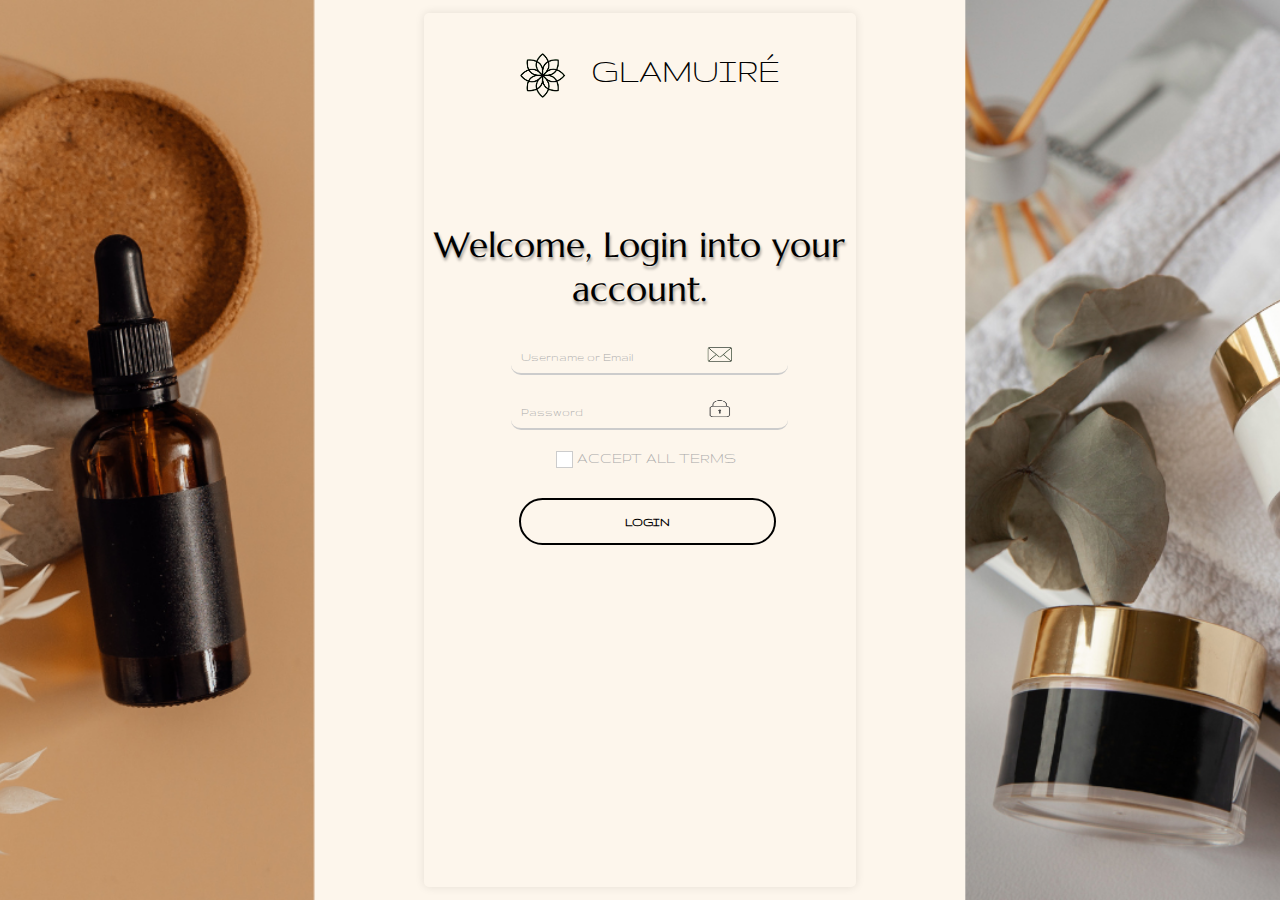
<file: GLAMUIRE/index.html>
<!DOCTYPE html>
<html>
<head>
    <title>Glamuiré - Glamour Skincare Shop</title>
    <link rel="stylesheet" href="login.css">
</head>
<body>
  <!----------- LOGIN SECTION ----------->
    <div class="login-container">
		<p class="Web"><img src="Designs/Logo.png">GLAMUIRÉ</p>
        <h2>Welcome, Login into your account.</h2>
        <form method="post"> 
            <div class="form-group">
			<img src="Designs/Email.png">
                <input type="text" id="username" name="username" placeholder="Username or Email" required>
            </div>
            <div class="form-group">
			<img src="Designs/Lock.png">
                <input type="password" id="password" name="password" placeholder="Password" required>
            </div>
			 <div class="form-group checkbox-holder">
                <input type="checkbox" id="acceptTerms" name="acceptTerms" required>
                <label for="acceptTerms" class="checkbox-label"> ACCEPT ALL TERMS</label>
            </div>
            <button id="btn_login" type="button" onclick="LogIn()">Login</button> 
        </form>
    </div>
	<!----------- END OF LOGIN SECTION ----------->
	 <script src="FUNC.js"></script>
</body>
</html>
</file>
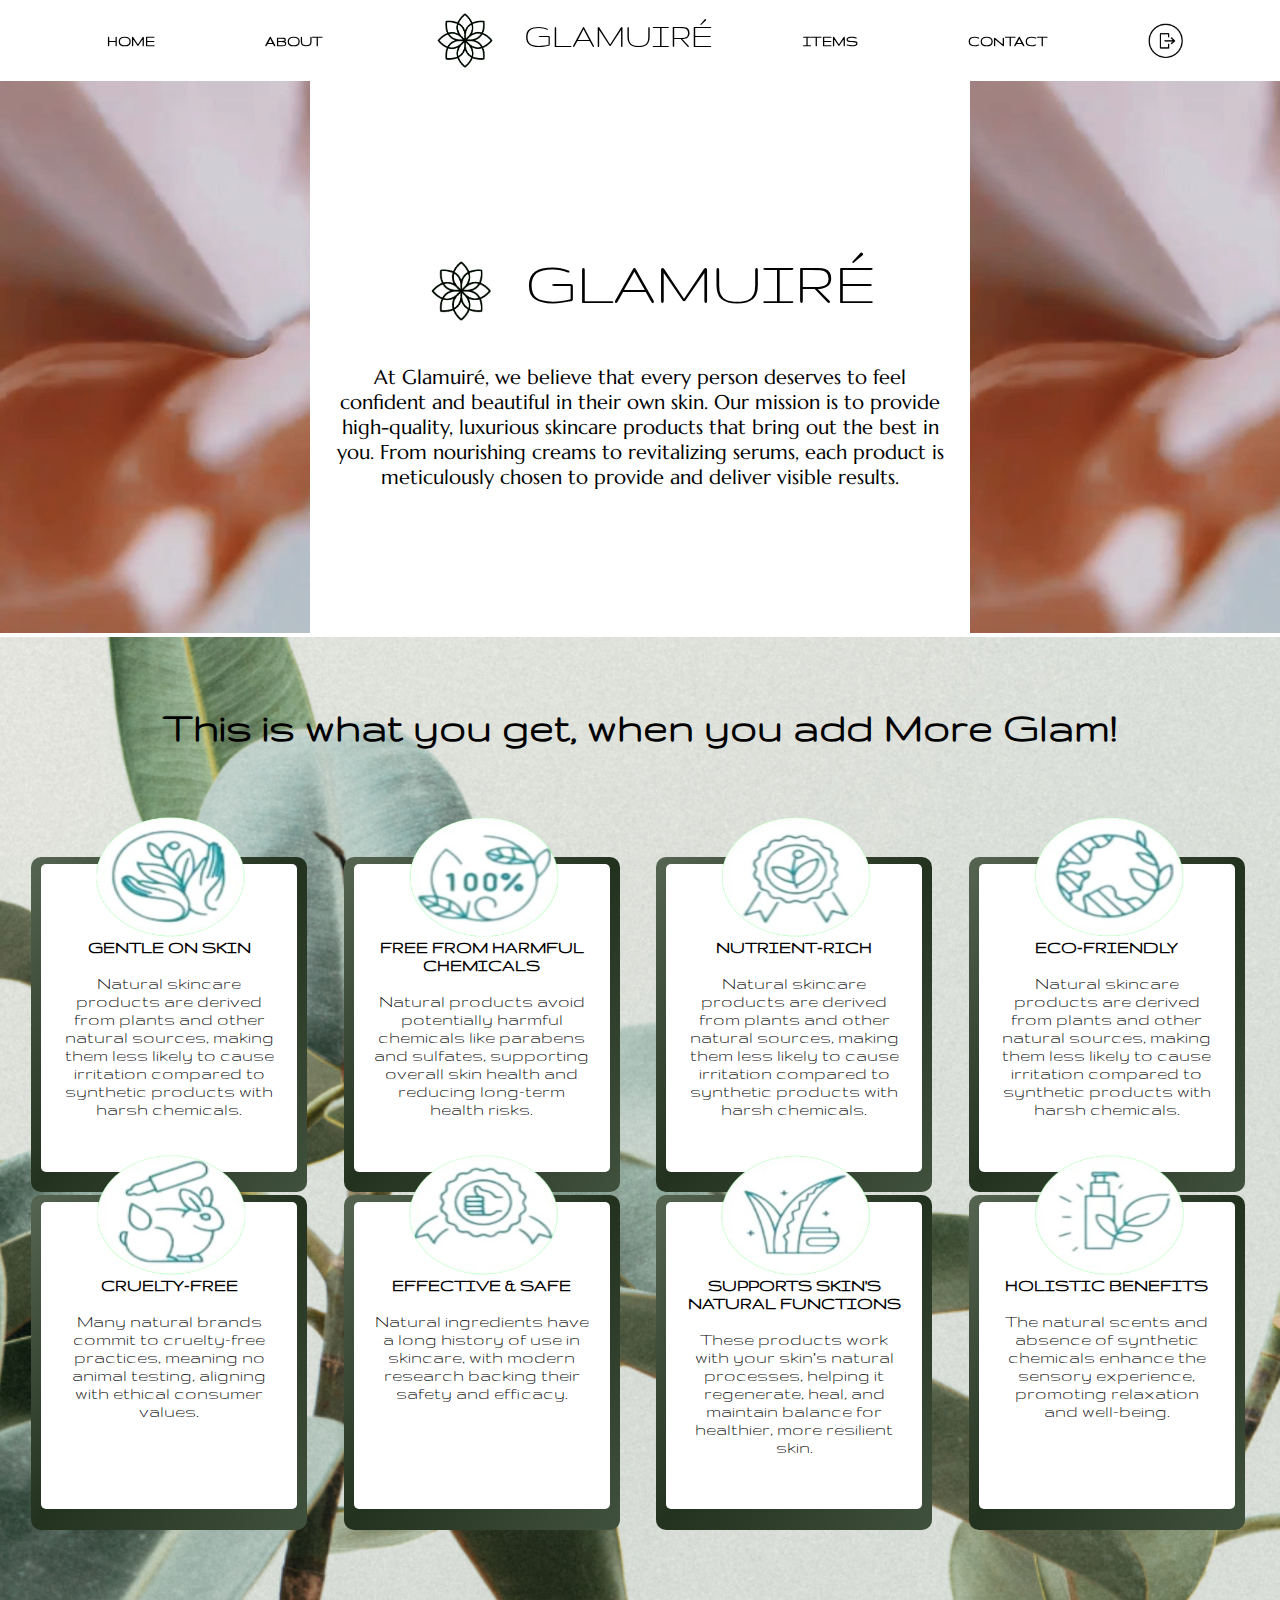
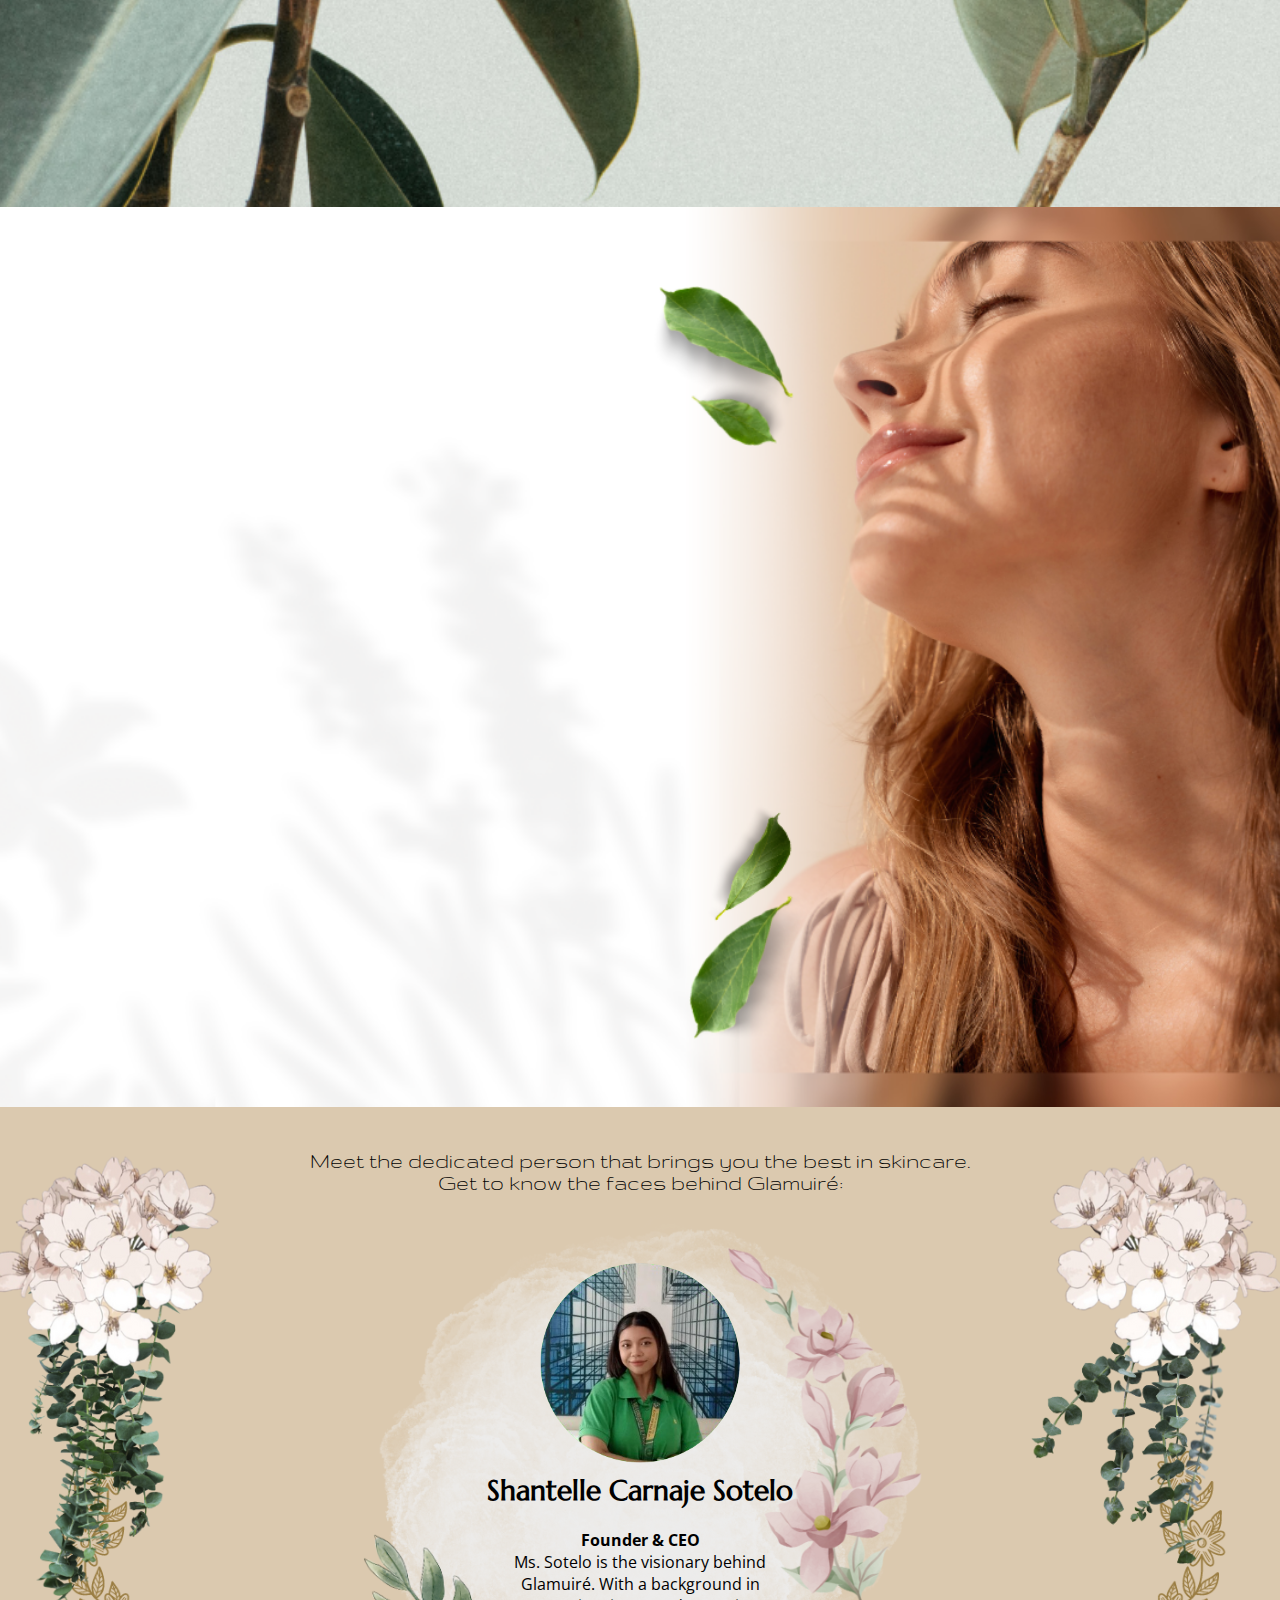
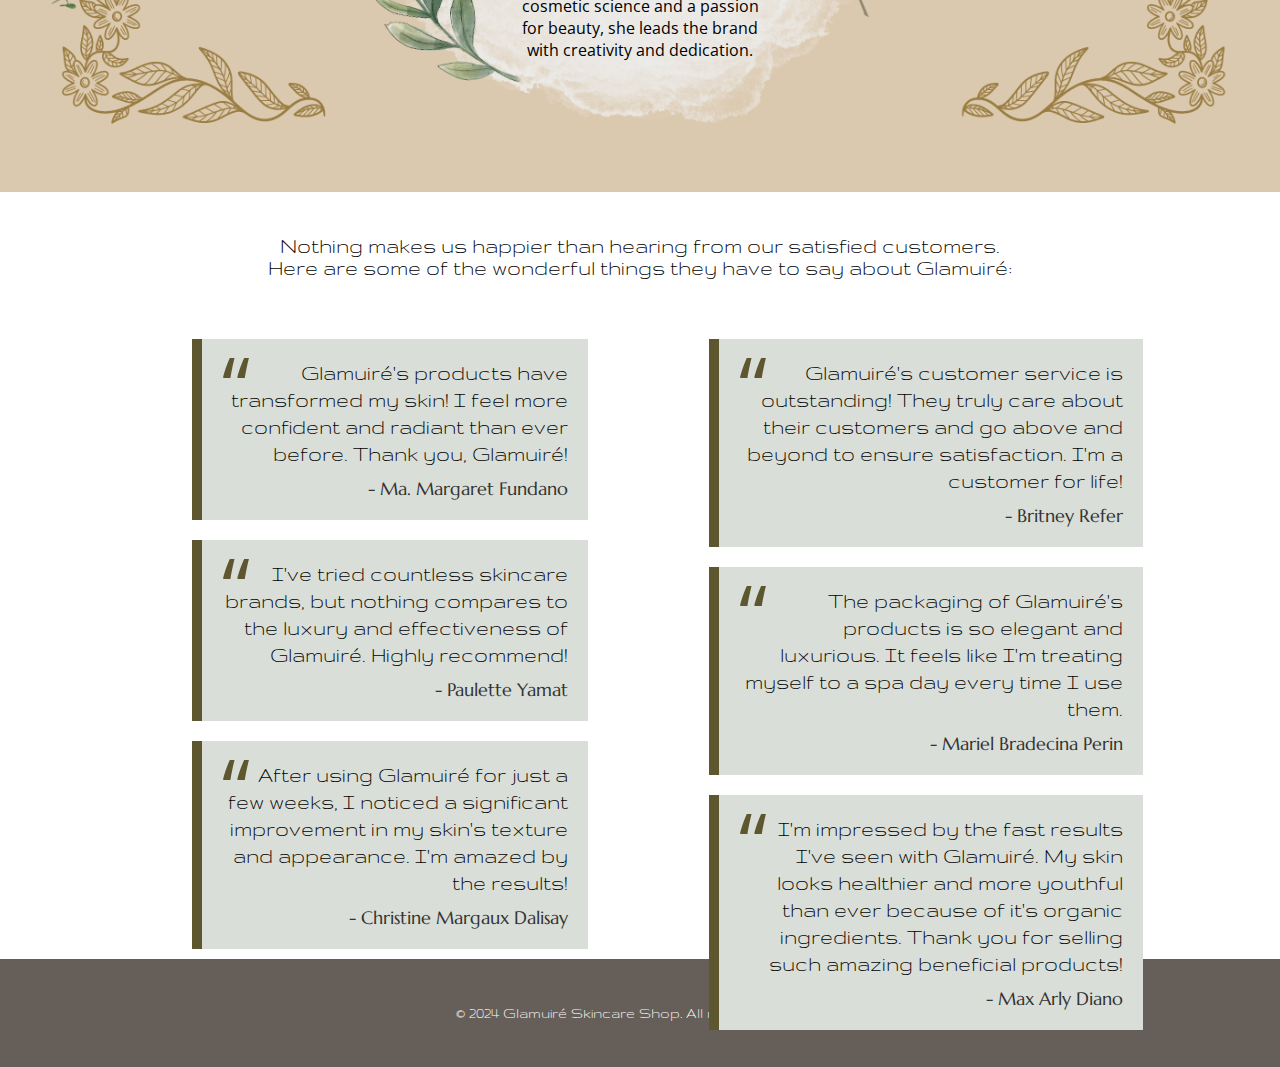
<file: GLAMUIRE/about.html>
<!DOCTYPE html>
<html>
<head>
    <title>Glamuiré - Glamour Skincare Shop</title>
	<link rel="stylesheet" href="Navbar.css">
    <link rel="stylesheet" href="home.css">
</head>
<body>

<div class="nav" id="navbar">
  <ul>
    <li><a href="home.html">HOME</a></li>
    <li><a href="about.html">ABOUT</a></li>
	<li class="Web"><img src="Designs/Logo.png">GLAMUIRÉ</li>
    <li><a href="items.html">ITEMS</a></li>
    <li><a href="contacts.html">CONTACT</a></li>
	<li class="Web"><img src="Designs/Logout.png" alt="Logo" onclick="Out()"></li>
  </ul>
</div>

  <!----------- MISSION OF WEBSITE SECTION ----------->
 <div class="video">
        <div class="side-video left-video">
            <video autoplay muted loop>
                <source src="Designs/Skin.mp4" type="video/mp4">
            </video>
        </div>
        <div class="content">
			<h1><img src="Designs/Logo.png">GLAMUIRÉ</h1>
           <p>At Glamuiré, we believe that every person deserves to feel confident and beautiful in their own skin. Our mission is to provide high-quality, luxurious skincare products that bring out the best in you. From nourishing creams to revitalizing serums, each product is meticulously chosen to provide and deliver visible results.</p>
        </div>
        <div class="side-video right-video">
            <video autoplay muted loop>
                 <source src="Designs/Skin.mp4" type="video/mp4">
            </video>
        </div>
</div>	
	<!----------- END OF MISSION OF WEBSITE SECTION ----------->

  <!----------- USAGE BENEFITS OF THE PRODUCT SECTION ----------->
<div class="benefits">
    <table>
        <tr>
            <th colspan="4"><h2>This is what you get, when you add More Glam!</h2></th>
        </tr>
        <tr>
            <td>
                <div class="border">
                    <p class="inner"><br><br><br><b>GENTLE ON SKIN</b><br><br>Natural skincare products are derived from plants and other natural sources, making them less likely to cause irritation compared to synthetic products with harsh chemicals.</p>
                </div>
                <div class="ben">
                    <img src="Designs/Gentle.png">
                </div>
            </td>
            <td>
                <div class="border">
                    <p class="inner"><br><br><br><b>FREE FROM HARMFUL CHEMICALS</b><br><br>Natural products avoid potentially harmful chemicals like parabens and sulfates, supporting overall skin health and reducing long-term health risks.</p>
                </div>
                <div class="ben">
                    <img src="Designs/FrHarm.png">
                </div>
            </td>
            <td>
                <div class="border">
                    <p class="inner"><br><br><br><b>NUTRIENT-RICH</b><br><br>Natural skincare products are derived from plants and other natural sources, making them less likely to cause irritation compared to synthetic products with harsh chemicals.</p>
                </div>
                <div class="ben">
                    <img src="Designs/Nutrients.png">
                </div>
            </td>
            <td>
                <div class="border">
                    <p class="inner"><br><br><br><b>ECO-FRIENDLY</b><br><br>Natural skincare products are derived from plants and other natural sources, making them less likely to cause irritation compared to synthetic products with harsh chemicals.</p>
                </div>
                <div class="ben">
                    <img src="Designs/EcoFr.png">
                </div>
            </td>
        </tr>
        <tr>
            <td>
                <div class="border">
                    <p class="inner"><br><br><br><b>CRUELTY-FREE</b><br><br>Many natural brands commit to cruelty-free practices, meaning no animal testing, aligning with ethical consumer values.</p>
                </div>
                <div class="ben">
                    <img src="Designs/CrFree.png">
                </div>
            </td>
            <td>
                <div class="border">
                    <p class="inner"><br><br><br><b>EFFECTIVE & SAFE</b><br><br>Natural ingredients have a long history of use in skincare, with modern research backing their safety and efficacy.</p>
                </div>
                <div class="ben">
                    <img src="Designs/Effective.png">
                </div>
            </td>
            <td>
                <div class="border">
                    <p class="inner"><br><br><br><b>SUPPORTS SKIN'S NATURAL FUNCTIONS</b><br><br>These products work with your skin’s natural processes, helping it regenerate, heal, and maintain balance for healthier, more resilient skin.</p>
                </div>
                <div class="ben">
                    <img src="Designs/Natural.png">
                </div>
            </td>
            <td>
                <div class="border">
                    <p class="inner"><br><br><br><b>HOLISTIC BENEFITS</b><br><br>The natural scents and absence of synthetic chemicals enhance the sensory experience, promoting relaxation and well-being.</p>
                </div>
                <div class="ben">
                    <img src="Designs/Holistic.png">
                </div>
            </td>
        </tr>
    </table>
</div>
	<!----------- END OF USAGE BENEFITS OF THE PRODUCT SECTION ----------->


  <!----------- ADVANTAGES OF USING NATURAL PRODUCTS SECTION ----------->
<div class="about-content">
    <h1 class="animate-header">Why use Natural Products?</h1>
    <p class="animate-paragraph">Natural organic products offer several scientific advantages over their synthetic counterparts. Firstly, they often contain higher levels of antioxidants, vitamins, and minerals, derived directly from natural sources such as plants and herbs. These nutrients are essential for skin health and can help combat oxidative stress, which is a leading cause of premature aging and skin damage.</p>
    <p class="animate-paragraph">Additionally, natural organic products are less likely to contain harsh chemicals, synthetic fragrances, and preservatives that can irritate the skin and disrupt its natural balance. Instead, they harness the power of botanical extracts and essential oils, which have been scientifically proven to nourish and protect the skin. Furthermore, organic farming practices promote sustainability and biodiversity, which can have positive long-term effects on both environmental and human health.</p>
    <p class="animate-paragraph">Overall, the scientific advantages of natural organic products lie in their ability to provide effective skincare solutions while minimizing the risk of adverse reactions and supporting a healthier planet.</p>
</div>
 
	<!----------- END OF ADVANTAGES OF USING NATURAL PRODUCTS SECTION ----------->

  <!----------- FOUNDER OF THE WEBSITE SECTION ----------->
<div class="team">
    <p>
       Meet the dedicated person that brings you the best in skincare.<br>Get to know the faces behind Glamuiré:
    </p>
    <div class="team-members-container">
        <div class="team-member">
            <img src="Designs/me.png" alt="Founder's Name">
            <h3>Shantelle Carnaje Sotelo</h3>
            <p class="role"><b>Founder &amp; CEO</b><br>Ms. Sotelo is the visionary behind Glamuiré. With a background in cosmetic science and a passion for beauty, she leads the brand with creativity and dedication.</p>
        </div>
    </div>
</div> 
	<!----------- END OF FOUNDER OF THE WEBSITE SECTION ----------->

  <!----------- COMMENTARY ABOUT THE WEBSITE SECTION ----------->
<div class="testimonials-section">
    <p>
        Nothing makes us happier than hearing from our satisfied customers. Here are some of the wonderful things they have to say about Glamuiré:
    </p>
	<div class="testimonial-group2">
        <blockquote>
            <p>Glamuiré's customer service is outstanding! They truly care about their customers and go above and beyond to ensure satisfaction. I'm a customer for life!</p>
            <footer>- Britney Refer</footer>
        </blockquote>
        <blockquote>
            <p>The packaging of Glamuiré's products is so elegant and luxurious. It feels like I'm treating myself to a spa day every time I use them.</p>
            <footer>- Mariel Bradecina Perin</footer>
        </blockquote>
        <blockquote>
            <p>I'm impressed by the fast results I've seen with Glamuiré. My skin looks healthier and more youthful than ever because of it's organic ingredients. Thank you for selling such amazing beneficial products!</p>
            <footer>- Max Arly Diano</footer>
        </blockquote>
    </div>
    <div class="testimonial-group">
        <blockquote>
            <p>Glamuiré's products have transformed my skin! I feel more confident and radiant than ever before. Thank you, Glamuiré!</p>
            <footer>- Ma. Margaret Fundano</footer>
        </blockquote>
        <blockquote>
            <p>I've tried countless skincare brands, but nothing compares to the luxury and effectiveness of Glamuiré. Highly recommend!</p>
            <footer>- Paulette Yamat</footer>
        </blockquote>
        <blockquote>
            <p>After using Glamuiré for just a few weeks, I noticed a significant improvement in my skin's texture and appearance. I'm amazed by the results!</p>
            <footer>- Christine Margaux Dalisay</footer>
        </blockquote>
    </div>
</div>
	<!----------- END OF COMMENTARY ABOUT THE WEBSITE SECTION ----------->

   <div class="footer">
        <p>&copy; 2024 Glamuiré Skincare Shop. All rights Reserved.</p>
    </div>
  <script src="FUNC.js"></script>
</body>
</html>
</file>
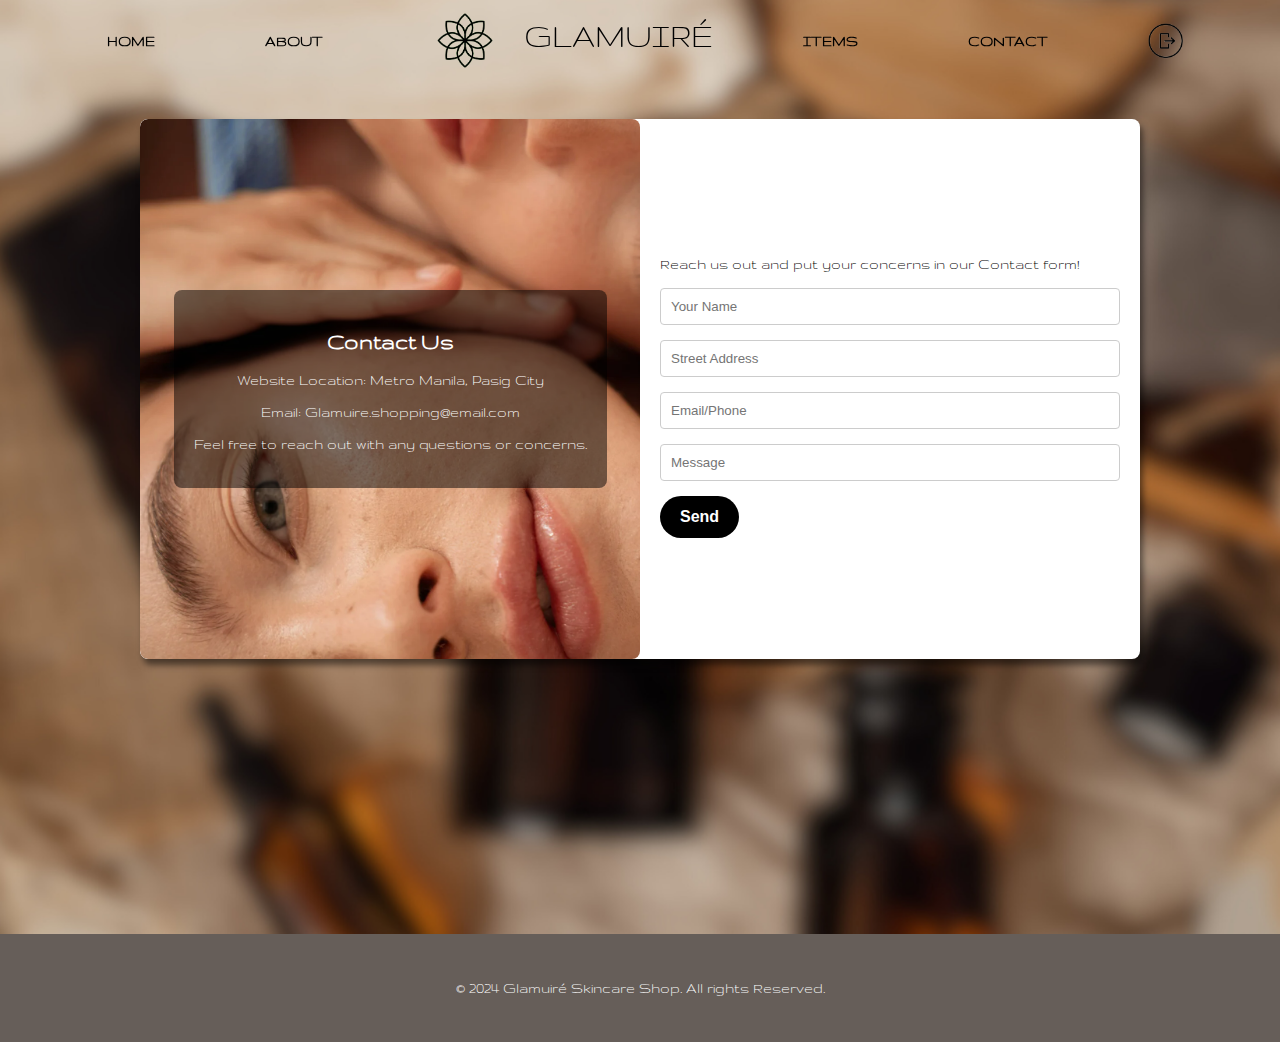
<file: GLAMUIRE/contacts.html>
<!DOCTYPE html>
<html>
<head>
    <title>Glamuiré - Glamour Skincare Shop</title>
		<link rel="stylesheet" href="Navbar.css">
    <link rel="stylesheet" href="home.css">
</head>
<body class="con">

<div class="nav" id="navbar">
  <ul>
    <li><a href="home.html">HOME</a></li>
    <li><a href="about.html">ABOUT</a></li>
	<li class="Web"><img src="Designs/Logo.png">GLAMUIRÉ</li>
    <li><a href="items.html">ITEMS</a></li>
    <li><a href="contacts.html">CONTACT</a></li>
	<li class="Web"><img src="Designs/Logout.png" alt="Logo" onclick="Out()"></li>
  </ul>
</div>
<br>

  <!----------- CONTACT BOX SECTION ----------->
<div class="contact-container">
        <div class="contact-left">
		  <!----------- WEBSITE CONTACTS SECTION ----------->
            <div class="contact-left-content">
                <h2>Contact Us</h2>
				  <p>Website Location: Metro Manila, Pasig City</p>
					<p>Email: Glamuire.shopping@email.com</p>
                <p>Feel free to reach out with any questions or concerns.</p>
            </div>
        </div>
		 <!----------- END OF WEBSITE CONTACTS SECTION ----------->
		 
		  <!----------- CUSTOMER CONCERN SECTION ----------->
    <div class="contact-right">
	<p>Reach us out and put your concerns in our Contact form!</p>
	<form onsubmit="return showAlert(event)">
            <input type="text" name="name" placeholder="Your Name" required><br>
            <input type="text" name="street" placeholder="Street Address" required><br>
            <input type="text" name="contact" placeholder="Email/Phone" required><br>
			<input type="text" name="message" placeholder="Message" required><br>
            <input type="submit" value="Send">
      </form>
    </div>
		<!----------- END OF CUSTOMER CONCERN SECTION ----------->
</div>
	<!----------- END OF CONTACT BOX SECTION ----------->
<div class="footer">
   <p>&copy; 2024 Glamuiré Skincare Shop. All rights Reserved.</p>
</div>
    <script src="FUNC.js"></script>
</body>
</html>
</file>
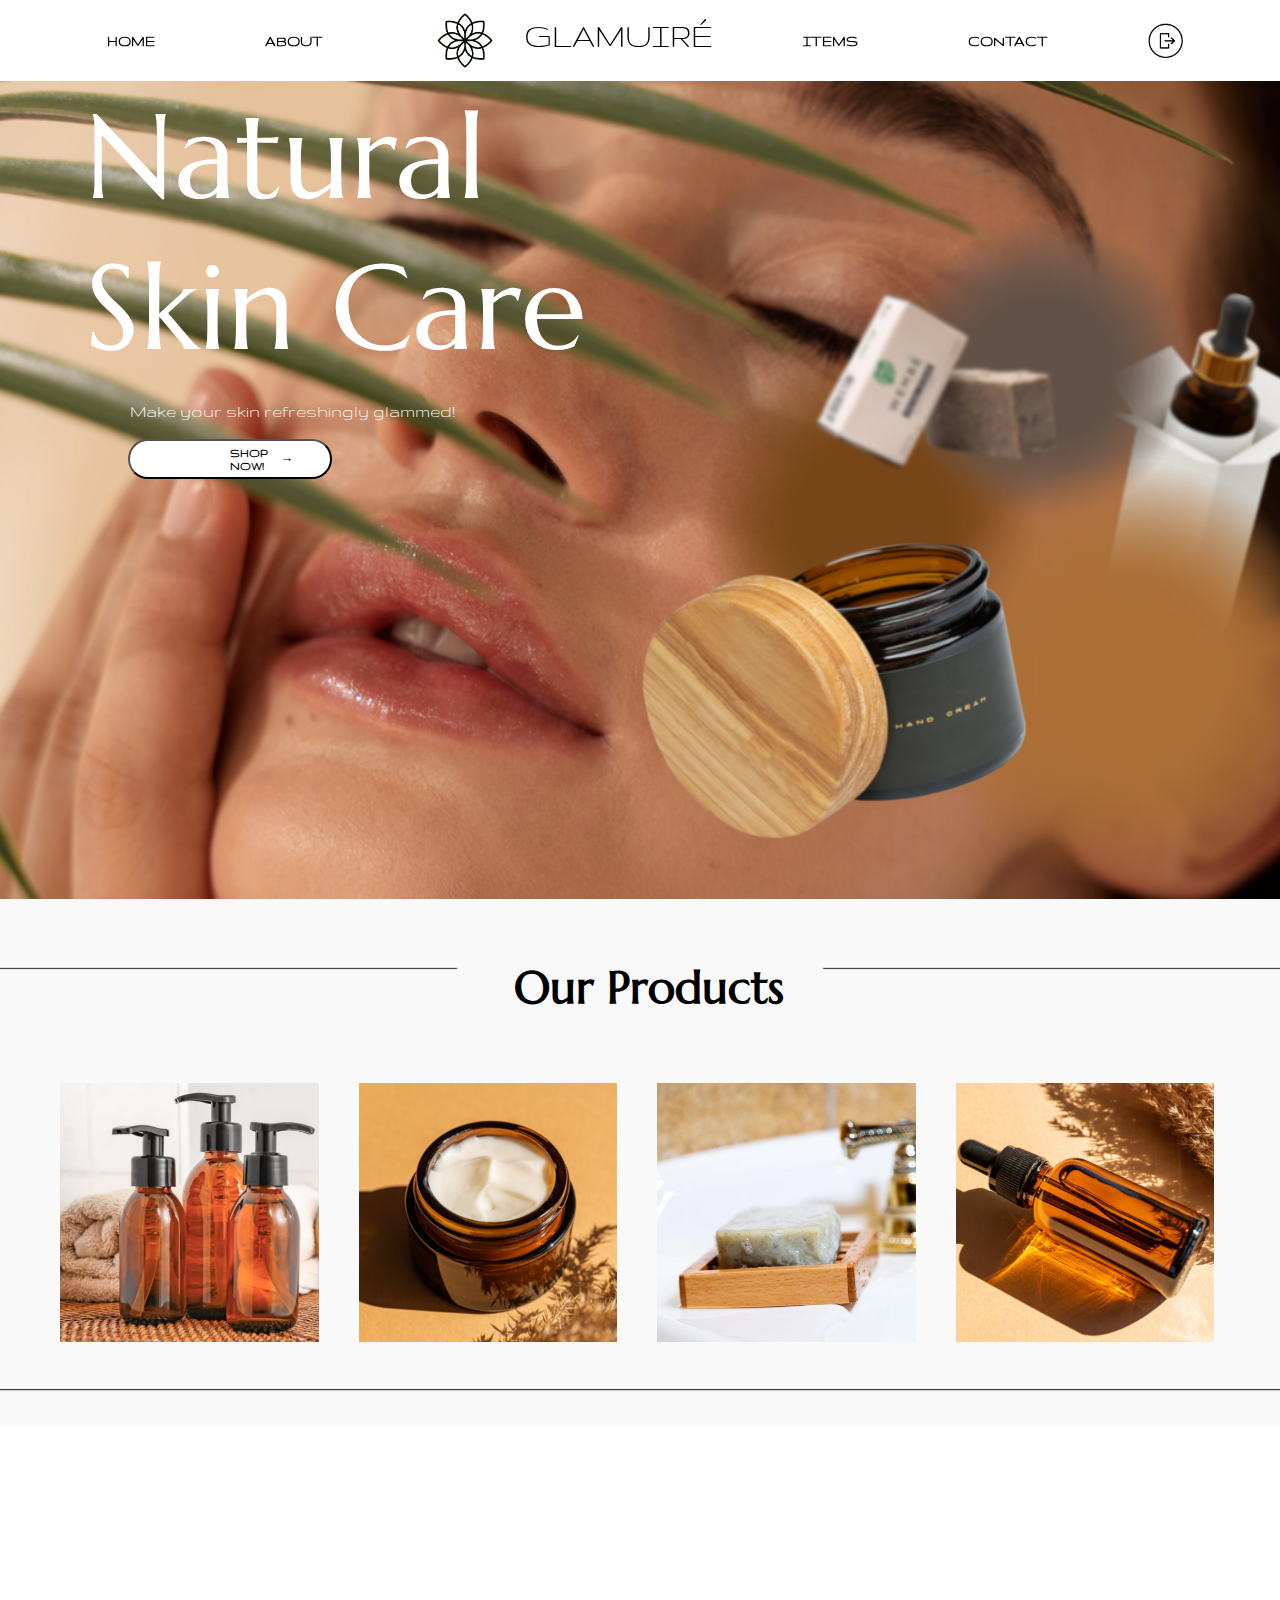
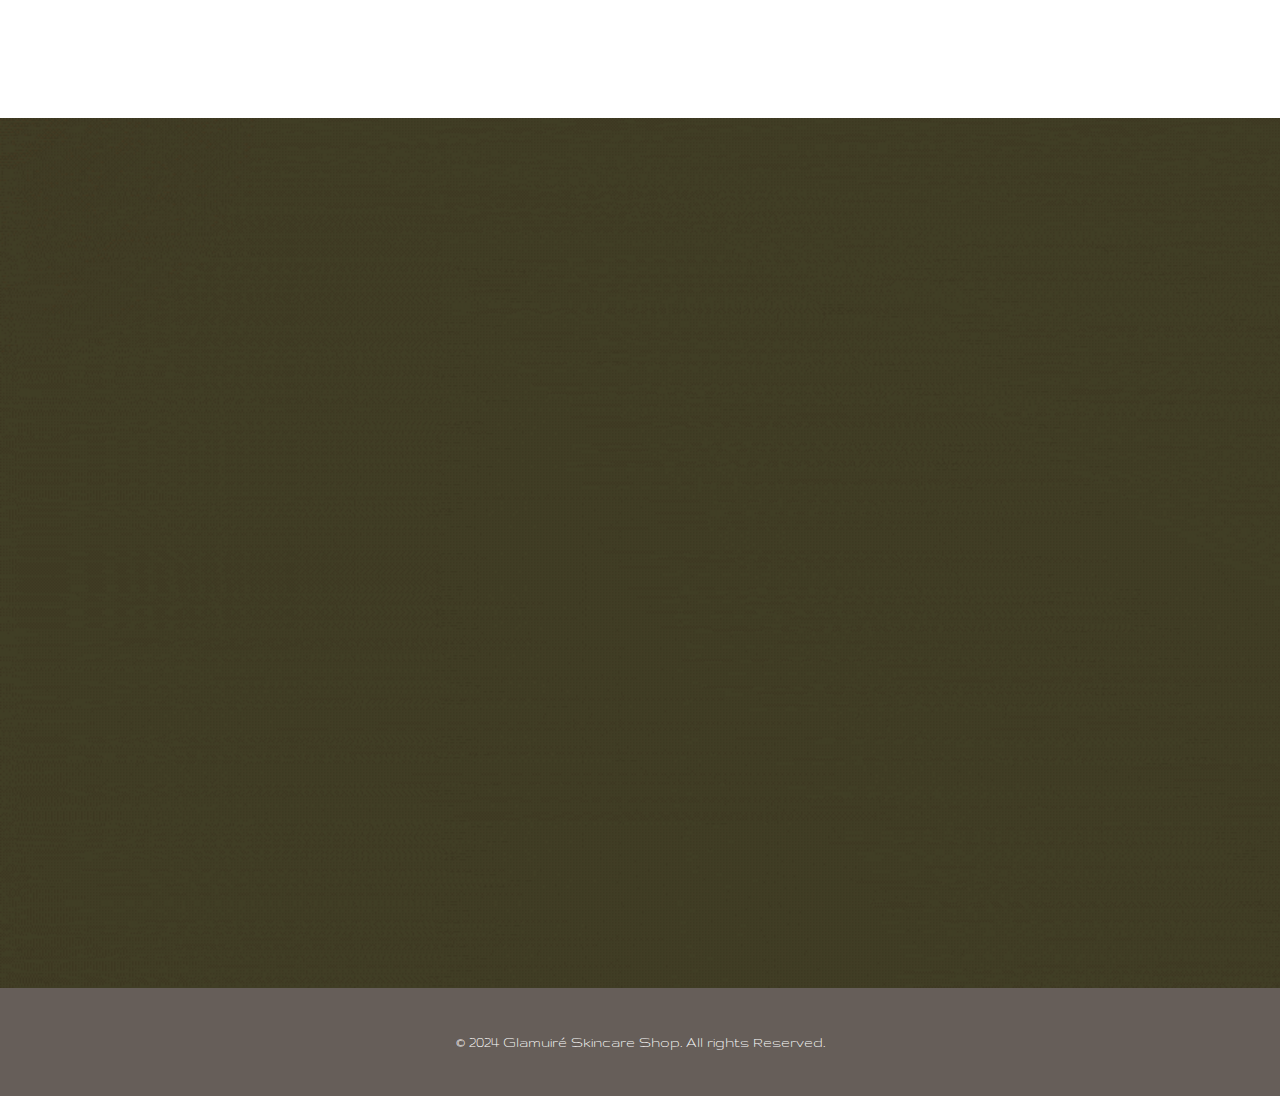
<file: GLAMUIRE/home.html>
<!DOCTYPE html>
<html>
<head>
    <title>Glamuiré - Glamour Skincare Shop</title>
	<link rel="stylesheet" href="Navbar.css">
    <link rel="stylesheet" href="home.css">


</head>
<body>
<div class="nav" id="navbar">
  <ul>
    <li><a href="home.html">HOME</a></li>
    <li><a href="about.html">ABOUT</a></li>
	<li class="Web"><img src="Designs/Logo.png">GLAMUIRÉ</li>
    <li><a href="items.html">ITEMS</a></li>
    <li><a href="contacts.html">CONTACT</a></li>
	<li class="Web"><img src="Designs/Logout.png" alt="Logo" onclick="Out()"></li>
  </ul>
 </div>
 
	<!----------- INTRODUCTION OF GLAMUIRE SECTION -----------> 
<div class="main-content">
<h1>Natural<br>Skin Care</h1>
<p>Make your skin refreshingly glammed!</p>
<button class="btn_item" onclick="Items()"><div class="arr">&#8594;</div>Shop now!</button>
</div>
	<!-----------END OF INTRODUCTION OF GLAMUIRE SECTION -----------> 
	
	<!----------- CATEGORY OF THE SHOP SECTION ----------->
<div class="category">
	<table>
        <tr>
            <th colspan="3"><h2>Our Products</h2></th>
        </tr>
        <tr>
            <td>
                <div class="product">
				<a href="items.html#Bath">
				<p>BATHING &amp; BODY WASH</p>
					<img src="Designs/Bath.png" class="box">
				</a>
				</div>
            </td>
            <td>
                <div class="product">
				<a href="items.html#Moisturizers">
				<p>NATURAL SKIN MOISTURIZERS</p>
					<img src="Designs/Moist.png" class="box">
				</a>
                </div>
            </td>
            <td>
                <div class="product">
				<a href="items.html#Cleanser">
				<p>NATURAL SKIN CLEANSERS</p>
					<img src="Designs/Clean.png" class="box">
				</a>
				</div>
			</td>
			 <td>
                <div class="product">
				<a href="items.html#Serums">
				<p>SERUMS &amp; TREATMENTS</p>
					<img src="Designs/Serum.png" class="box">
				</a>
				</div>
			</td>
		</tr>
    </table>
	<!----------- END OF CATEGORY OF THE SHOP SECTION ----------->
	
	<!----------- TAGLINE SECTION ----------->
</div>
<div class="tag">
<p>Glow Naturally: Embrace Pure Beauty <br>and get "Exclusive Sales on Our Skin Essentials!"</p>
<button class="btn_about" onclick="About()"><div class="arr2">&#8594;</div>Check our Infos!</button>
</div>
	<!----------- END OF TAGLINE SECTION ----------->

	<!----------- COMING SOON SALES SECTION ----------->
<div class="sales">
 <!-- This is just a background image -->
</div>
	<!----------- END OF COMING SOON SALES SECTION ----------->
    <div class="footer">
        <p>&copy; 2024 Glamuiré Skincare Shop. All rights Reserved.</p>
    </div>
    <script src="FUNC.js"></script>
</body>
</html>
</file>
<file: GLAMUIRE/login.css>
@import url('https://fonts.googleapis.com/css2?family=Gruppo&display=swap');
@import url('https://fonts.googleapis.com/css2?family=Marcellus&display=swap');

html, body {
    height: 100%;  
    min-height: 100vh; 
    margin: 0;
    padding: 0;
}

body {
    font-family: 'Gruppo', sans-serif;
    background-image: url('Backgrounds/LOGIN_BG.png');
    background-size: cover;
    background-position: center;
    background-repeat: no-repeat; 
    display: flex;
    flex-direction: column;
    justify-content: center; /* Vertically centers the content if needed */
}

.login-container h2 {
	margin-top: 90px;
    font-family: 'Marcellus', sans-serif;
    font-weight: lighter;
    font-size: 35px;
	text-align: center;
    text-shadow: 1px 3px 3px rgba(0, 0, 0, 0.4);
}

.login-container {
    width: 33%;
    height: 100vw;
    margin: 1% auto; 
    padding: 5px;
    background-color: transparent;
    border-radius: 5px;
    box-shadow: 0 0 10px rgba(0, 0, 0, 0.1);
    display: flex;
    flex-direction: column;
    align-items: center; 
}

.form-group {
    margin-bottom: 20px;
    width: 100%;
}

.form-group img {
	width: 33px;
    height: 20px; 
    vertical-align: middle; 
	position: absolute;
	display: inline-block;
	margin-left: 15%;
	margin-top: 4px;
	
}

.Web {
    color: black;
    font-weight: 100; 
    font-size: 35px;
    font-family: 'Gruppo', sans-serif; 
}

.Web img {
    width: auto;
    height: 45px; 
    vertical-align: middle; 
}

input[type="text"], input[type="password"] {
	font-family: 'Gruppo', sans-serif;
    width: 100%;
    padding: 10px;
	border: 0px;
    border-bottom: 2px solid #ccc;
    border-radius: 10px;
	background-color: transparent;
}

input[type="text"]::placeholder, input[type="password"]::placeholder {
	font-family: 'Gruppo', sans-serif;
    color: #aaa;
	background-color: transparent;	
}

.checkbox-holder {
    display: flex;
    align-items: center;
}

.checkbox-label {
    margin-left: 45px;
    color: #aaa;
}

.checkbox-label::before {
    content: "";
    display: inline-block;
    width: 15px;
    height: 15px;
    background-color: #fff;
    border: 1px solid #ccc;
    vertical-align: middle;
}

input[type="checkbox"]:checked + .checkbox-label::before {
    content: "\2713"; /* Unicode character for checkmark */
    display: inline-block;
    text-align: center;
    line-height: 15px;
    font-size: 12px;
    color: #000;
    background-color: #ccc;
    border: 1px solid #ccc;
}


input[type="checkbox"] {
    position: absolute;
    left: -9999px;
}

button {
	font-family: 'Gruppo', sans-serif;
    width: 100%; 
    padding: 15px 100px;
    margin-top: 10px; 
    margin-left: 8px;
    cursor: pointer;
    border: 2px solid black;
	border-radius: 30px;
    background-color: transparent;
    color: black;
    font-weight: bold;
    text-transform: uppercase;
    transition: background-color 0.3s, color 0.3s;
}

button:hover {
    background-color: black;
    color: white;
}
</file>
<file: GLAMUIRE/Navbar.css>
@import url('https://fonts.googleapis.com/css2?family=Gruppo&display=swap');
@import url('https://fonts.googleapis.com/css2?family=Marcellus&display=swap');

body {
    margin: 0;
    padding: 0;
    width: 100%;
    justify-content: center;
    align-items: center;
    flex-direction: column;
}

.nav {
    width: 100%;
    font-family: 'Gruppo', sans-serif;
    background-color: transparent;
    padding: 5px;
    position: sticky;
    top: 0;
    z-index: 1000;
    display: flex;
    justify-content: center;
}

.nav ul {
    list-style-type: none;
    margin: 0;
    padding: 0;
    display: flex;
    justify-content: center;
    align-items: center;
}

.nav ul li {
    padding: 8px 35px;
    display: inline-block;
    vertical-align: middle;
}

.nav ul li a {
    color: black;
    text-decoration: none;
    font-size: 16px;
    font-weight: bold;
    position: relative;
    padding: 10px 20px;
    display: inline-block;
    transition: color 0.3s ease, width 0.3s ease;
}

.nav ul li a:hover {
    color: #B6BC58;
}

.nav.scrolled {
    background-color: white;
}

.Web {
    color: black;
    font-weight: 100;
    font-size: 35px;
    font-family: 'Gruppo', sans-serif;
}

.Web img {
    width: auto;
    height: 55px;
    vertical-align: middle;
}

.footer {
    margin-top: -30px;
    font-family: 'Gruppo', sans-serif;
    background: #665E59;
    color: white;
    padding: 30px;
    text-align: center;
    width: 100%;
}
</file>
<file: GLAMUIRE/home.css>
@import url('https://fonts.googleapis.com/css2?family=Gruppo&display=swap');
@import url('https://fonts.googleapis.com/css2?family=Marcellus&display=swap');
@import url('https://fonts.googleapis.com/css2?family=Open+Sans:wght@400;700&display=swap');

body {
    margin: 0;
    padding: 0;
    background-color: white;
    display: flex;
    justify-content: center;
    align-items: center;
    flex-direction: column;
    min-height: 100vh;
    overflow-x: hidden; /* Prevent horizontal scrolling */
}

.category table {
    width: 98%;
    border-spacing: 20px;
    table-layout: fixed;
    padding: 20px;
}

.category th {
    text-align: center;
    padding: 10px;
    font-size: 30px;
}

.category td {
    width: 20%;
    height: 100px;
    padding: 0px 10px 18px;
    font-family: 'Open Sans', sans-serif;
    text-align: center;
    transition: transform 0.5s;
}

.category a {
    text-decoration: none;
    color: black;
}

.category a:hover {
    text-decoration: none;
}

.category td:hover {
    transform: translateY(-10px);
}

.product img {
    max-width: 100%;
    max-height: 100%;
    background-color: white;
    transition: transform 0.5s ease;
}

.product:hover img {
   transform: scale(1.05);
}

.product {
    padding: 10px;
    height: 100%;
    width: 100%;
    position: relative;
}

.product:hover, .product:hover p {  
    display: block;
}

.box:hover {
    opacity: 0.7;
}

.product p {
    display: none;
    transition: all 0.3s ease;
    font-family: 'Open Sans', Sans-serif;
    font-size: 40px;
    color: black;
    position: absolute;
    margin-top: 30%;
    font-weight: bold;
}

.category {
    background-repeat: no-repeat;
    background-size: cover;
    background-position: center;
    background-image: url('Backgrounds/CAT_BG.png');
    text-align: left;
    color: black;
	margin-top: -82px;
}

.category h2 {
    font-family: 'Marcellus', Sans-serif;
    color: black;
    margin-left: 40%;
    margin-top: 10px;
}

.tag p {
    font-family: 'Marcellus', Sans-serif;
    font-size: 45px;
    color: white;
    text-align: center;
    font-style: italic;
    justify-content: center;
    margin-right: 8%;
}

.tag {
    width: 100%;
    height: 45vh;
    background-size: contain;
    background-image: url('Backgrounds/TAG_BG.png');
    background-repeat: no-repeat;
	margin-top: -40px;
	opacity: 0;
    transform: translateY(50px);
    transition: opacity 1s ease-out, transform 1s ease-out;
}

.tag.visible {
    opacity: 1;
    transform: translateY(0);
}

.sales {
    width: 100%;
    height: 100vh;
    margin-top: -10px;
    background-size: cover;
    background-image: url('Backgrounds/SALES_BG.gif');
	margin-top: -72px;
}

.main-content {
    width: 100%;
    height: 100vh;
    background-size: cover;
    background-position: center;
    background-image: url('Backgrounds/HOME_BG.png');
    text-align: left;
    color: white;
}

.main-content h1 {
    font-family: 'Marcellus', Sans-serif;
    font-weight: lighter;
    font-size: 120px;
    margin-top: 0;
    margin-left: 85px;  
    margin-bottom: 10px;
}

.main-content p {
    font-family: 'Gruppo', Sans-serif;
    margin-left: 130px;  
    top: 55%;
    font-size: 19px;
}

/* Animation for the texts */
.main-content h1, .main-content p {
    opacity: 0;
    transform: translateY(50px);
    transition: opacity 1s ease-out, transform 1s ease-out;
}

/* Styles when h1 and p are visible */
.main-content.visible h1, .main-content.visible p {
    opacity: 1;
    transform: translateY(0);
}


.btn_item {
    font-family: 'Gruppo', sans-serif;
    width: 15%;
    padding: 5px 100px;  
    margin-left: 10%;
    cursor: pointer;
    background-color: white;
    color: black;
    border-radius: 30px;
    font-weight: bold;
    text-transform: uppercase;
    transition: background-color 0.3s, color 0.3s;
    position: relative;
}

.btn_item .arr {
    margin-top: 4px;
    margin-left: 25%;
    position: absolute;
    transition: 0.3s;
}

button:hover .arr {
    margin-left: 30%;
    transition: 0.3s;
}

.btn_about {
    font-family: 'Gruppo', sans-serif;
    width: 20%;
    padding: 5px 100px;  
    margin-left: 35%;
    cursor: pointer;
    background-color: white;
    color: black;
    border-radius: 30px;
    font-weight: bold;
    text-transform: uppercase;
    transition: background-color 0.3s, color 0.3s;
    position: relative;
}

.btn_about .arr2 {
    margin-top: 4px;
    margin-left: 40%;
    position: absolute;
    transition: 0.3s;
}

button:hover .arr2 {
    margin-left: 45%;
    transition: 0.3s;
}

button:hover {
    border: 3px solid #55552E;
    background-color: transparent;
    color: white;
}

/*ABOUT CONTENT CSS SECTION*/

.about-content {
    width: 100%;
    height: 100vh;
    background-size: cover;
    background-position: center;
    background-image: url('Backgrounds/ABOUT_BG.png');
    text-align: justify;
    color: black;
}

.animate-header {
    font-family: 'Marcellus', sans-serif;
    font-weight: lighter;
    font-size: 50px;
    margin-top: 50px;
    margin-left: 85px;
    margin-bottom: 10px;
    opacity: 0;
    transform: translateY(-50px);
    transition: opacity 1s, transform 1s;
}

.animate-paragraph {
    font-family: 'Gruppo', sans-serif;
    margin-left: 100px;
    font-size: 23px;
    width: 38%;
    text-indent: 5%;
    opacity: 0;
    transform: translateY(50px);
    transition: opacity 1s, transform 1s;
}


.about-content h1 {
    font-family: 'Marcellus', Sans-serif;
    font-weight: lighter;
    font-size: 50px;
    margin-top: 50px;
    margin-left: 85px;  
    margin-bottom: 10px;
}

.about-content p {
    font-family: 'Gruppo', Sans-serif;
    margin-left: 100px;  
    top: 55%;
    font-size: 23px;
    width: 38%;
    text-indent: 5%;
}

.benefits {
    width: 100%;
    height: 130vh;
    background-size: cover;
    background-position: center;
    background-image: url('Backgrounds/BENEFITS_BG.png');
    text-align: left;
    color: black;
}

.benefits table {
    width: 100%;
    border-spacing: 30px;
    table-layout: fixed;
    padding: 0;
}

.ben img {
    width: 150px;
    height: 120px;
    position: relative;
    display: inline-block;
    margin-bottom: 65%;
}

.benefits th {
    text-align: center;
    font-size: 30px;
    font-family: 'Gruppo', Sans-serif;
}

.benefits td {
    width: 100%;
    height: 100px;
    font-family: 'Gruppo', sans-serif;
    font-size: 19px;
    text-align: center;
    align-content: center;
}

.border {
    width: 20%;
    height: 35%;
    position: absolute;
    background: linear-gradient(to right bottom, #566552, #23311F, #40513D);
    padding: 10px;
    border-radius: 10px;
    margin-top: 40px;
}

.inner {
    margin-top: -3px;
    height: 85%;
    background: white;
    padding: 20px;
    border-radius: 5px;
}

.video {
    display: flex;
    justify-content: space-between;
    align-items: center;
}

.side-video {
    width: 25%;
    height: auto;
    position: relative;
}

.left-video {
    margin-right: auto;
}

.right-video {
    margin-left: auto;
}

.side-video video {
    width: 100%;
    height: 100%;
    object-fit: cover;
}

.content {
    width: 50%;
    padding: 20px;
    text-align: center;
    font-family: 'Marcellus', sans-serif;
	font-size: 20px;
}

.content img {
	display: inline-block;
	height: 60px;
	width: 120px;
	vertical-align: middle; 
}

.content h1 {
	font-family: 'Gruppo', Sans Serif;
	font-size: 65px;
	font-weight: lighter;
}

.content h1, .content p {
    opacity: 0;
    transform: translateX(-50px);
    transition: opacity 1s ease-out, transform 1s ease-out;
}

.content.visible h1, .content.visible p {
    opacity: 1;
    transform: translateX(0);
}

.team {
    width: 100%;
	margin-top: 0;
    padding: 20px;
    text-align: center;
	background-size: cover;
    background-position: center;
	background-image: url('Backgrounds/KNOW_BG.png');	
}

.team p {
    font-family: 'Gruppo', sans-serif;
    font-size: 23px;
    color: black;
    margin-bottom: 69px;
}

.team-member p {
    font-family: 'Gruppo', sans-serif;
    font-size: 23px;
    color: black;
    margin-bottom: 10px;
	width: 30%;
}

.team-member {
    display: flex;
    flex-direction: column;
    align-items: center;
    margin-bottom: 35px;
}

.team-member img {
    width: 200px;
    height: 200px;
    border-radius: 50%;
    object-fit: cover;
    margin-bottom: 5px;
}

.team-member h3 {
    font-family: 'Marcellus', sans-serif;
    font-size: 28px;
    color: black;
    margin: 5px 0;

}

.team-member p {
    font-family: 'Open Sans', sans-serif;
    font-size: 16px;
	width: 20%;
	margin-bottom: 6%;
}

.testimonials-section {
    width: 100%;
    padding: 20px;
    text-align: center;
	font-family: 'Marcellus', sans-serif;
	font-size: 15px;
}

.testimonials-section p {
    font-family: 'Gruppo', sans-serif;
    font-size: 23px;
    color: black;
	text-align: center;  
	margin-bottom: 40px;
}

.testimonial-group {
	position: relative;
    margin-left: -500px; 
	display: inline-block;
	width: 75%;
	text-align: right;
	text-indent: 10px;
}

.testimonial-group2 {
	position: absolute;
    margin-left: 350px; 
	width: 50%;
	text-align: right;
	text-indent: 10px;
}

blockquote {
    font-family: 'Open Sans', sans-serif;
    font-size: 20px;
    color: #555;
    background-color:#D9DED8;
    border-left: 10px solid #5D562E;
    margin: 20px auto;
    padding: 20px;
    width: 80%;
    position: relative;
    quotes: "“" "”";
}

blockquote p {
    display: inline;
}

blockquote:before {
    content: open-quote;
    font-size: 4em;
    color: #5D562E;
    position: absolute;
    left: 10px;
    top: -10px;
}

blockquote footer {
    font-family: 'Marcellus', sans-serif;
    font-size: 18px;
    color: #333;
    text-align: right;
    margin-top: 10px;
}

@media (min-width: 768px) {
    .testimonials-section {
        width: 60%;
    }

    blockquote {
        width: 60%;
    }
}

/* CONTACTS CSS SECTION */
.con {
    background-size: cover;
    background-position: center;
    background-image: url('Backgrounds/CONTACT_BG.png');
}

.contact-container {
    display: flex;
    align-items: center;
    justify-content: space-between; /* Separates left and right sections */
    background-color: #fff;
    border-radius: 8px;
    box-shadow: 3px 6px 6px rgba(0, 0.5, 0, 0.5);
    overflow: hidden;
    width: 100%;
    max-width: 1000px;
    margin: 20px; 
    margin-bottom: 305px;
	font-family: 'Gruppo', san-serif;
}

.contact-left {
    flex: 1;
    padding: 20px;
	height: 500px;
    background-size: cover;
    background-position: center;
    background-image: url('Designs/Contacts.png');
    display: flex;
    align-items: center;
    justify-content: center;
    color: white;
    text-align: center;
    border-radius: 8px;
}

.contact-left-content {
    background: rgba(0, 0, 0, 0.5); /* Semi-transparent background for readability */
    padding: 20px;
    border-radius: 8px;
}

.contact-right {
    flex: 1;
    padding: 20px;
}

.contact-right form input[type="text"],
.contact-right form input[type="email"],
.contact-right form textarea {
    width: 100%;
    padding: 10px;
    margin-bottom: 15px;
    border: 1px solid #ccc;
    border-radius: 4px;
    box-sizing: border-box;
}

.contact-right form input[type="submit"] {
    background-color: #4caf50;
    color: #fff;
    border: none;
    border-radius: 4px;
    padding: 12px 20px;
    cursor: pointer;
    font-size: 16px;
    transition: background-color 0.3s;
	cursor: pointer;
    background-color: black;
    color: white;
    border-radius: 30px;
    font-weight: bold;
}

.contact-right form input[type="submit"]:hover {
    background-color: white;
	color: black;
	 border: 1px solid #55552E;
}

@media (max-width: 768px) {
    .contact-container {
        flex-direction: column; /* Change to column layout on smaller screens */
    }

    .contact-left,
    .contact-right {
        width: 100%; /* Make left and right sections take full width */
    }

    .contact-left,
    .contact-right {
        padding: 15px; /* Adjust padding for smaller screens */
    }
}
</file>
